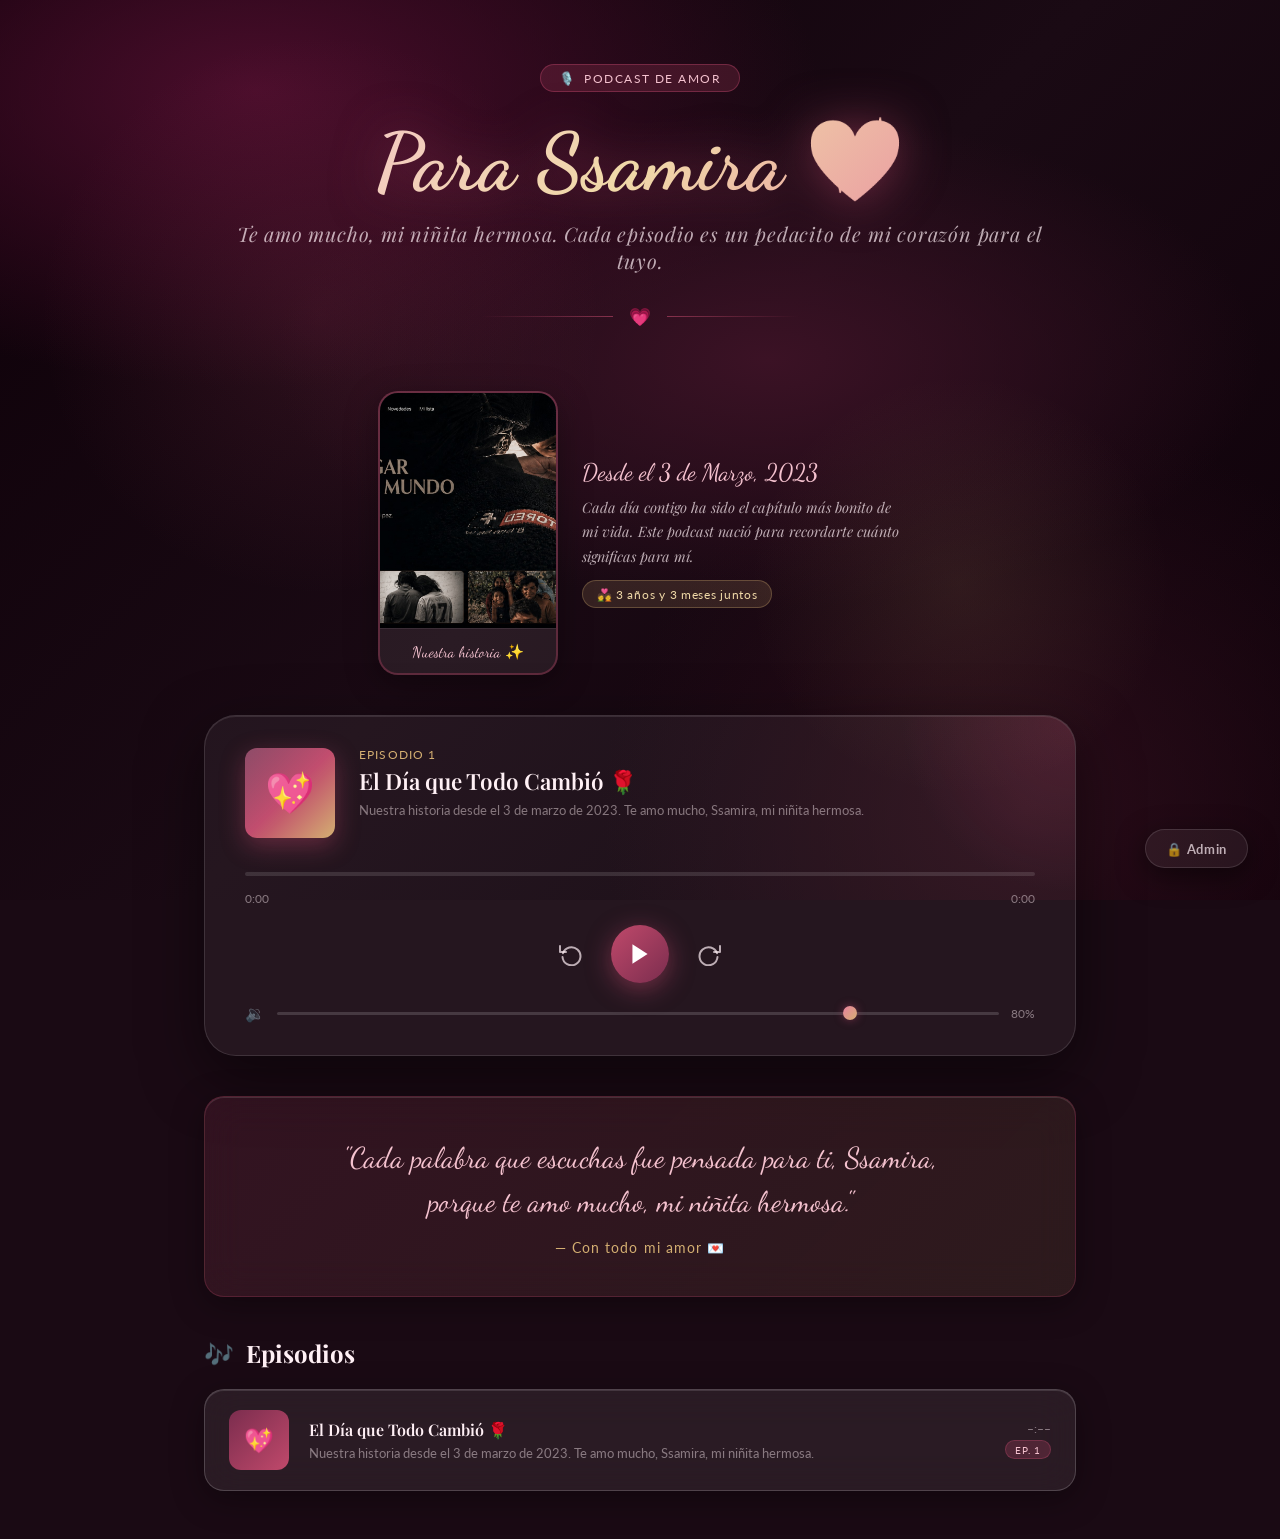
<file: docs/index.html>
<!DOCTYPE html>
<html lang="es">
<head>
  <meta charset="UTF-8">
  <meta name="viewport" content="width=device-width, initial-scale=1.0">
  <title>Para Ssamira, Mi Niñita Hermosa 🌹</title>
  <link rel="icon" id="dynamic-favicon" href="data:image/svg+xml,<svg xmlns='http://www.w3.org/2000/svg' viewBox='0 0 100 100'><text y='.9em' font-size='90'>❤️</text></svg>">
  <meta name="description" content="Un podcast de amor hecho especialmente para ti, Ssamira. Te amo mucho.">
  <meta name="theme-color" content="#7B2D4E">
  <meta property="og:title" content="Para Ssamira, Mi Niñita Hermosa 🌹">
  <meta property="og:description" content="Un podcast de amor hecho especialmente para ti, Ssamira. Te amo mucho.">
  <meta property="og:type" content="website">
  <link rel="preconnect" href="https://fonts.googleapis.com">
  <link rel="preconnect" href="https://fonts.gstatic.com" crossorigin>
  <link href="https://fonts.googleapis.com/css2?family=Playfair+Display:ital,wght@0,400;0,600;0,700;1,400;1,600&family=Lato:wght@300;400;700&family=Dancing+Script:wght@500;600;700&display=swap" rel="stylesheet">
  <link rel="stylesheet" href="style.css">
</head>
<body>

  <!-- Background -->
  <div class="bg-canvas" aria-hidden="true"></div>

  <div class="app-wrapper">
    <div class="container">

      <!-- ── HEADER ─────────────────────────────────────────── -->
      <header class="site-header fade-in">
        <div class="header-badge">
          <span>🎙️</span>
          <span>Podcast de Amor</span>
        </div>
        <h1 class="site-title" id="podcast-title">Para Ssamira 💖</h1>
        <p class="site-subtitle" id="podcast-subtitle">
          Te amo mucho, mi niñita hermosa. Cada episodio es un pedacito de mi corazón para el tuyo.
        </p>
        <div class="heart-divider">
          <span class="heart-divider-icon">💗</span>
        </div>
      </header>

      <!-- ── PHOTO FRAME ────────────────────────────────────── -->
      <section class="photo-frame-section fade-in fade-in-delay-1" aria-label="Nuestra foto">
        <div class="photo-frame-row">

          <!-- Polaroid-style frame -->
          <div
            class="glass photo-frame-card"
            id="photo-frame-card"
            role="button"
            tabindex="0"
            aria-label="Abrir foto con mensaje de amor"
          >
            <div class="photo-thumb-wrap">
              <img src="assets/tuyo.jpeg" alt="Nosotros" class="photo-thumb" loading="lazy">
              <div class="photo-hover-overlay">
                <span>💌 Ver mensaje</span>
              </div>
            </div>
            <div class="photo-caption">
              <span class="photo-label">Nuestra historia ✨</span>
            </div>
          </div>

          <!-- Aside text -->
          <div class="photo-aside">
            <div class="photo-aside-title">Desde el 3 de Marzo, 2023</div>
            <p class="photo-aside-text">
              Cada día contigo ha sido el capítulo más bonito
              de mi vida. Este podcast nació para recordarte
              cuánto significas para mí.
            </p>
            <div class="anniversary-badge">
              💑 3 años y 3 meses juntos
            </div>
          </div>

        </div>
      </section>

      <!-- ── FEATURED PLAYER ────────────────────────────────── -->
      <section class="fade-in fade-in-delay-2" aria-label="Reproductor principal">
        <div class="glass-heavy featured-player" id="featured-player">

          <div class="now-playing-label" id="now-playing-label" style="display:none;">
            <span class="now-playing-dot"></span>
            <span>Reproduciendo ahora</span>
          </div>

          <div class="episode-meta">
            <div class="episode-artwork" id="featured-artwork">
              <span id="featured-artwork-emoji">🎙️</span>
            </div>
            <div class="episode-info">
              <div class="episode-number" id="featured-ep-number">Selecciona un episodio</div>
              <div class="episode-title"  id="featured-ep-title">Tu podcast de amor</div>
              <div class="episode-date"   id="featured-ep-date">Toca un episodio de la lista para escuchar 🎶</div>
            </div>
          </div>

          <!-- Progress -->
          <div class="audio-controls">
            <div class="progress-bar-wrap" id="progress-wrap">
              <div class="progress-track">
                <div class="progress-fill" id="progress-fill"></div>
              </div>
              <input type="range" class="progress-input" id="progress-input"
                     min="0" max="100" value="0" step="0.1" aria-label="Progreso del audio">
            </div>
            <div class="time-labels">
              <span id="time-current">0:00</span>
              <span id="time-total">0:00</span>
            </div>

            <!-- Controls -->
            <div class="controls-row">
              <button class="ctrl-btn" id="btn-rewind" aria-label="Retroceder 15s" title="−15s">
                <svg width="24" height="24" viewBox="0 0 24 24" fill="none" stroke="currentColor" stroke-width="2" stroke-linecap="round" stroke-linejoin="round">
                  <polyline points="1 4 1 10 7 10"/><path d="M3.51 15a9 9 0 1 0 .49-3.75"/>
                </svg>
              </button>

              <button class="ctrl-btn play-btn" id="btn-play" aria-label="Reproducir / Pausar">
                <svg id="play-icon"  width="26" height="26" viewBox="0 0 24 24" fill="currentColor"><polygon points="5,3 19,12 5,21"/></svg>
                <svg id="pause-icon" width="26" height="26" viewBox="0 0 24 24" fill="currentColor" style="display:none;"><rect x="6" y="4" width="4" height="16"/><rect x="14" y="4" width="4" height="16"/></svg>
              </button>

              <button class="ctrl-btn" id="btn-forward" aria-label="Avanzar 15s" title="+15s">
                <svg width="24" height="24" viewBox="0 0 24 24" fill="none" stroke="currentColor" stroke-width="2" stroke-linecap="round" stroke-linejoin="round">
                  <polyline points="23 4 23 10 17 10"/><path d="M20.49 15a9 9 0 1 1-.48-3.75"/>
                </svg>
              </button>
            </div>

            <!-- Volume -->
            <div class="volume-row">
              <span class="volume-icon" id="vol-icon">🔉</span>
              <input type="range" class="volume-slider" id="volume-slider"
                     min="0" max="1" value="0.8" step="0.01" aria-label="Volumen">
              <span style="font-size:0.75rem;color:var(--text-muted);" id="vol-label">80%</span>
            </div>
          </div>
        </div>
      </section>

      <!-- ── LOVE BANNER ────────────────────────────────────── -->
      <div class="glass love-banner fade-in fade-in-delay-3" id="love-banner">
        <p class="love-quote" id="love-quote">
          "Cada palabra que escuchas fue pensada para ti, Ssamira,<br>
          porque te amo mucho, mi niñita hermosa."
        </p>
        <p class="love-from" id="love-from">— Con todo mi amor 💌</p>
      </div>

      <!-- ── EPISODE LIST ────────────────────────────────────── -->
      <section aria-label="Lista de episodios">
        <h2 class="section-heading fade-in fade-in-delay-4">
          <span class="icon">🎶</span>
          Episodios
        </h2>
        <div class="episode-list" id="episode-list" role="list">
          <!-- Rendered by JS -->
        </div>
      </section>

    </div><!-- /container -->
  </div><!-- /app-wrapper -->

  <!-- ── PHOTO LIGHTBOX ─────────────────────────────────────── -->
  <div class="photo-modal" id="photo-modal" role="dialog" aria-modal="true" aria-label="Mensaje de amor">
    <div class="photo-modal-inner glass-heavy" style="padding:2rem;">
      <button class="photo-modal-close" id="photo-modal-close" aria-label="Cerrar">✕</button>

      <div class="photo-modal-img-wrap">
        <img src="assets/tuyo.jpeg" alt="Nosotros" class="photo-full">
      </div>

      <div class="photo-modal-msg" style="padding:2rem;background:rgba(255,255,255,0.05);border-radius:20px;border:1px solid rgba(192,73,107,0.25);">
        <div class="modal-love-title">Para mi niñita hermosa, Ssamira 🌹</div>
        <p class="modal-love-text">
          "Desde el 3 de marzo de 2023,<br>
          cada mañana tiene más sentido a tu lado.<br><br>
          Eres la persona que me hace querer<br>
          ser mejor cada día. Esta foto,<br>
          este podcast, cada palabra…<br><br>
          todo lo hago porque te amo mucho."
        </p>
        <p class="modal-love-from">— Tuyo, siempre y para siempre 💌</p>
        <div class="modal-song-pill">
          🎵 Nuestra canción: <em>Amapolas — Leo Rizi</em>
        </div>
      </div>
    </div>
  </div>

  <!-- ── ADMIN FAB ────────────────────────────────────────────── -->
  <div class="admin-fab">
    <a href="admin.html" class="btn btn-ghost" aria-label="Panel de administración">
      🔒 Admin
    </a>
  </div>

  <script src="app.js"></script>
  <script>
  /* ═══════════════════════════════════════════════════════════
     INDEX PAGE LOGIC
  ═══════════════════════════════════════════════════════════ */

  const META_KEY = 'samira_podcast_meta';

  /* ── Meta / Personalización ─────────────────────────────── */
  function getMeta() {
    try { return JSON.parse(localStorage.getItem(META_KEY)) || {}; } catch { return {}; }
  }
  function applyMeta() {
    const m = getMeta();
    if (m.podcastTitle)    document.getElementById('podcast-title').textContent    = m.podcastTitle;
    if (m.podcastSubtitle) document.getElementById('podcast-subtitle').textContent = m.podcastSubtitle;
    if (m.loveQuote)       document.getElementById('love-quote').innerHTML          = m.loveQuote;
    if (m.loveFrom)        document.getElementById('love-from').textContent         = '— ' + m.loveFrom + ' 💌';
  }

  /* ── State ──────────────────────────────────────────────── */
  let currentEpisodeId = null;

  /* ── Render Episode List ────────────────────────────────── */
  function renderEpisodes() {
    const list     = document.getElementById('episode-list');
    const episodes = getEpisodes();

    if (episodes.length === 0) {
      list.innerHTML = `
        <div class="glass empty-state">
          <div class="empty-icon">🎙️</div>
          <h3>Próximamente…</h3>
          <p>El primer episodio de amor está por llegar. ¡Espéralo con el corazón abierto! 🌹</p>
        </div>`;
      return;
    }

    list.innerHTML = episodes.map((ep, idx) => {
      const epNum   = episodes.length - idx;
      const isActive = ep.id === currentEpisodeId;
      const isPlaying = isActive && Player.isPlaying;
      return `
        <article
          class="glass episode-card ${isActive ? 'active' : ''}"
          data-id="${ep.id}"
          role="listitem"
          tabindex="0"
          aria-label="Episodio ${epNum}: ${ep.title}"
          style="animation:fadeIn 0.5s ease ${idx*0.06}s both;"
        >
          <div class="ep-thumb">
            <span>${ep.emoji || '🎙️'}</span>
            <div class="play-overlay" aria-hidden="true">
              ${isPlaying ? '⏸️' : (isActive ? '▶️' : '▶️')}
            </div>
          </div>
          <div class="ep-info">
            <div class="ep-title">${ep.title}</div>
            <div class="ep-desc">${ep.description || 'Un episodio lleno de amor'}</div>
          </div>
          <div class="ep-meta">
            <span class="ep-duration" id="dur-${ep.id}">${ep.cachedDuration || '–:––'}</span>
            <span class="ep-badge">Ep. ${epNum}</span>
          </div>
        </article>`;
    }).join('');

    /* Attach events */
    list.querySelectorAll('.episode-card').forEach(card => {
      const activate = () => {
        const id = card.dataset.id;
        const ep = episodes.find(e => e.id === id);
        if (!ep) return;

        const epNum = episodes.length - episodes.findIndex(e => e.id === id);

        if (id === currentEpisodeId) {
          /* Same episode → toggle play/pause (load first if needed) */
          if (Player.currentId === id) {
            Player.toggle();
          } else {
            Player.load(ep);
          }
        } else {
          /* New episode → load and play */
          currentEpisodeId = id;
          loadFeaturedUI(ep, epNum);
          Player.load(ep);
        }
      };
      card.addEventListener('click', activate);
      card.addEventListener('keydown', e => { if (e.key === 'Enter' || e.key === ' ') { e.preventDefault(); activate(); } });
    });
  }

  /* ── Load Featured UI (without starting audio) ───────────── */
  function loadFeaturedUI(ep, epNum) {
    document.getElementById('featured-ep-number').textContent = `Episodio ${epNum}`;
    document.getElementById('featured-ep-title').textContent  = ep.title;
    document.getElementById('featured-ep-date').textContent   = ep.description || formatDate(ep.createdAt);
    document.getElementById('featured-artwork-emoji').textContent = ep.emoji || '🎙️';
    document.getElementById('now-playing-label').style.display = 'flex';
  }

  /* ── Player UI Callbacks ────────────────────────────────── */
  function updatePlayIcon(playing) {
    document.getElementById('play-icon').style.display  = playing ? 'none'  : 'block';
    document.getElementById('pause-icon').style.display = playing ? 'block' : 'none';
  }

  Player.onTimeUpdate((current, duration) => {
    const pct = duration ? (current / duration) * 100 : 0;
    document.getElementById('progress-fill').style.width  = `${pct}%`;
    document.getElementById('progress-input').value       = pct;
    document.getElementById('time-current').textContent   = formatTime(current);
    document.getElementById('time-total').textContent     = formatTime(duration);

    /* Cache duration on first read */
    if (currentEpisodeId && !isNaN(duration) && duration > 0) {
      const ep = getEpisodes().find(e => e.id === currentEpisodeId);
      if (ep && !ep.cachedDuration) {
        updateEpisode(currentEpisodeId, { cachedDuration: formatTime(duration) });
        const el = document.getElementById(`dur-${currentEpisodeId}`);
        if (el) el.textContent = formatTime(duration);
      }
    }
  });

  Player.onPlay(playing => {
    updatePlayIcon(playing);
    renderEpisodes(); /* Refresh overlay icons */
  });

  Player.onEnded(() => {
    /* Auto-next episode */
    const episodes = getEpisodes();
    const idx = episodes.findIndex(e => e.id === currentEpisodeId);
    if (idx !== -1 && idx < episodes.length - 1) {
      const next = episodes[idx + 1];
      currentEpisodeId = next.id;
      loadFeaturedUI(next, episodes.length - (idx + 1));
      Player.load(next);
    } else {
      updatePlayIcon(false);
      showToast('¡Fin del episodio! 🌹', 'success');
    }
  });

  Player.onError(() => {
    updatePlayIcon(false);
  });

  /* ── Controls ───────────────────────────────────────────── */
  document.getElementById('btn-play').addEventListener('click', () => {
    const episodes = getEpisodes();
    if (!currentEpisodeId) {
      if (episodes.length > 0) {
        const ep = episodes[0];
        currentEpisodeId = ep.id;
        loadFeaturedUI(ep, episodes.length);
        Player.load(ep);
      } else {
        showToast('No hay episodios aún 🎙️', 'info');
      }
    } else {
      if (Player.currentId === currentEpisodeId) {
        Player.toggle();
      } else {
        const ep = episodes.find(e => e.id === currentEpisodeId);
        if (ep) Player.load(ep);
      }
    }
  });

  document.getElementById('btn-rewind').addEventListener('click',  () => Player.seek(Player.currentTime - 15));
  document.getElementById('btn-forward').addEventListener('click', () => Player.seek(Player.currentTime + 15));

  document.getElementById('progress-input').addEventListener('input', e => {
    Player.seekPercent(parseFloat(e.target.value) / 100);
  });

  const volSlider = document.getElementById('volume-slider');
  const volLabel  = document.getElementById('vol-label');
  const volIcon   = document.getElementById('vol-icon');

  volSlider.addEventListener('input', e => {
    const v = parseFloat(e.target.value);
    Player.setVolume(v);
    volLabel.textContent = `${Math.round(v * 100)}%`;
    volIcon.textContent  = v === 0 ? '🔇' : v < 0.5 ? '🔉' : '🔊';
  });
  Player.setVolume(0.8);

  /* ── Photo Lightbox ─────────────────────────────────────── */
  const photoCard  = document.getElementById('photo-frame-card');
  const photoModal = document.getElementById('photo-modal');
  const photoClose = document.getElementById('photo-modal-close');

  function openPhotoModal()  { photoModal.classList.add('open');    document.body.style.overflow = 'hidden'; }
  function closePhotoModal() { photoModal.classList.remove('open'); document.body.style.overflow = ''; }

  photoCard.addEventListener('click', openPhotoModal);
  photoCard.addEventListener('keydown', e => { if (e.key === 'Enter' || e.key === ' ') { e.preventDefault(); openPhotoModal(); } });
  photoClose.addEventListener('click', closePhotoModal);
  photoModal.addEventListener('click', e => { if (e.target === photoModal) closePhotoModal(); });
  document.addEventListener('keydown', e => { if (e.key === 'Escape') closePhotoModal(); });

  /* ── Boot ───────────────────────────────────────────────── */
  applyMeta();
  renderEpisodes();

  /* Pre-fill featured with first episode (no autoplay) */
  const initEps = getEpisodes();
  if (initEps.length > 0) {
    const ep = initEps[0];
    document.getElementById('featured-ep-number').textContent = `Episodio ${initEps.length}`;
    document.getElementById('featured-ep-title').textContent  = ep.title;
    document.getElementById('featured-ep-date').textContent   = ep.description || 'Tu podcast de amor';
    document.getElementById('featured-artwork-emoji').textContent = ep.emoji || '🎙️';
    currentEpisodeId = ep.id;
  }
  </script>
</body>
</html>
</file>
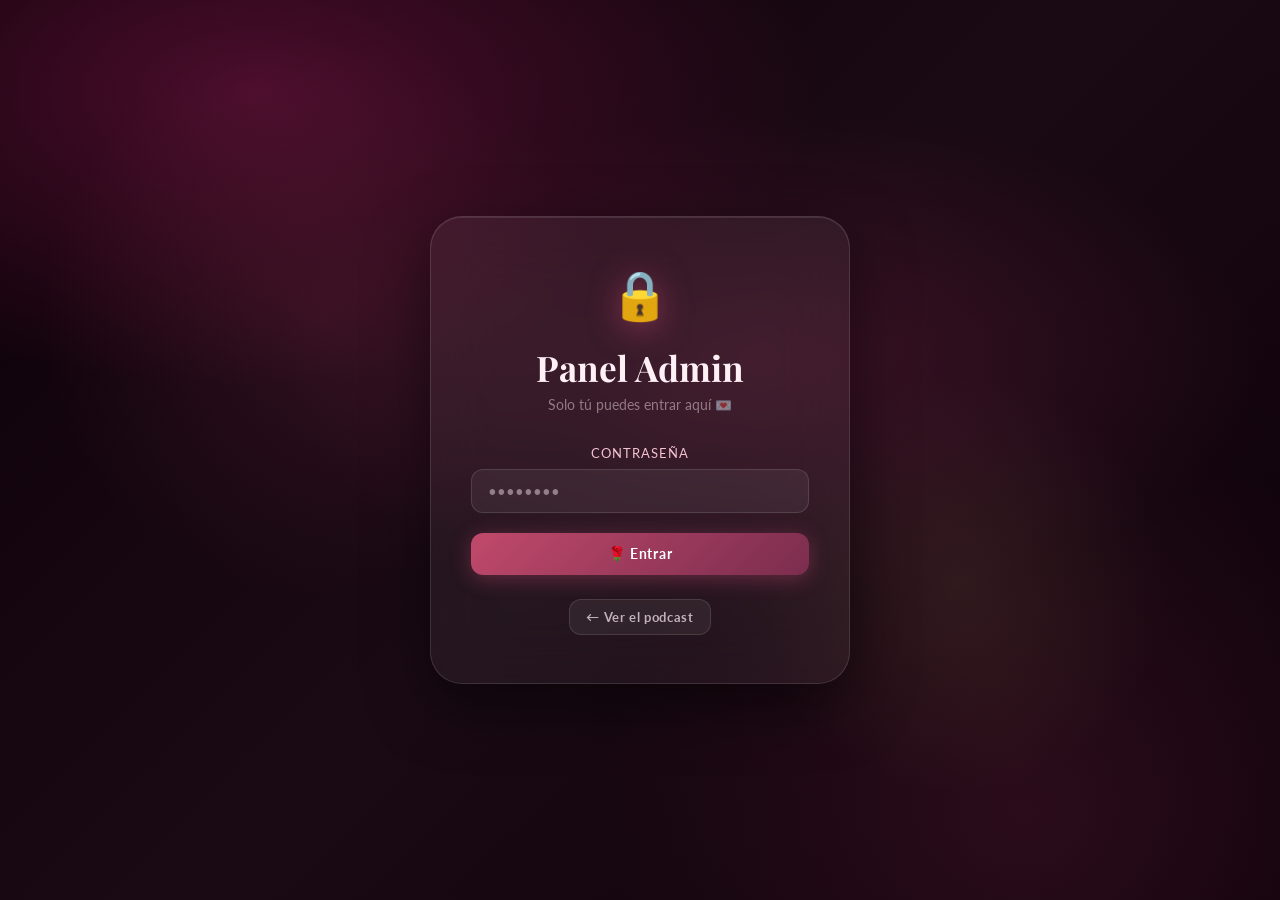
<file: docs/admin.html>
<!DOCTYPE html>
<html lang="es">
<head>
  <meta charset="UTF-8">
  <meta name="viewport" content="width=device-width, initial-scale=1.0">
  <title>Admin — Podcast de Amor 🔒</title>
  <link rel="icon" id="dynamic-favicon" href="data:image/svg+xml,<svg xmlns='http://www.w3.org/2000/svg' viewBox='0 0 100 100'><text y='.9em' font-size='90'>❤️</text></svg>">
  <meta name="robots" content="noindex, nofollow">
  <link rel="preconnect" href="https://fonts.googleapis.com">
  <link rel="preconnect" href="https://fonts.gstatic.com" crossorigin>
  <link href="https://fonts.googleapis.com/css2?family=Playfair+Display:ital,wght@0,400;0,600;0,700;1,400;1,600&family=Lato:wght@300;400;700&family=Dancing+Script:wght@500;600;700&display=swap" rel="stylesheet">
  <link rel="stylesheet" href="style.css">
</head>
<body>
<div class="bg-canvas" aria-hidden="true"></div>

<!-- ══ PASSWORD SCREEN ══════════════════════════════════════ -->
<div id="password-screen" class="password-screen">
  <div class="glass-heavy password-card fade-in">
    <span class="password-icon">🔒</span>
    <h1 class="admin-title" style="margin-bottom:0.4rem;">Panel Admin</h1>
    <p style="color:var(--text-muted);font-size:0.85rem;margin-bottom:2rem;">
      Solo tú puedes entrar aquí 💌
    </p>
    <form id="login-form">
      <div class="form-group">
        <label class="form-label" for="pass-input">Contraseña</label>
        <input class="form-input" type="password" id="pass-input"
               placeholder="••••••••" autocomplete="current-password" required>
      </div>
      <div id="login-error" style="color:#ff8fa3;font-size:0.82rem;margin-bottom:1rem;display:none;">
        ❌ Contraseña incorrecta
      </div>
      <button type="submit" class="btn btn-primary btn-full">🌹 Entrar</button>
    </form>
    <div style="margin-top:1.5rem;text-align:center;">
      <a href="index.html" class="btn btn-ghost" style="font-size:0.82rem;padding:0.55rem 1rem;">
        ← Ver el podcast
      </a>
    </div>
  </div>
</div>

<!-- ══ ADMIN PANEL ══════════════════════════════════════════ -->
<div id="admin-content" style="display:none;" class="app-wrapper">
  <div class="container">

    <header class="admin-header">
      <div class="header-badge" style="margin-bottom:1rem;"><span>🎙️</span><span>Panel Admin</span></div>
      <h1 class="admin-title">Podcast de Amor</h1>
      <p style="color:var(--text-muted);font-size:0.85rem;">Gestiona los episodios y personaliza el sitio</p>
    </header>

    <!-- Stats -->
    <div class="admin-grid">
      <div class="glass stat-card">
        <div class="stat-number" id="stat-episodes">0</div>
        <div class="stat-label">Episodios</div>
      </div>
      <div class="glass stat-card">
        <div class="stat-number" id="stat-total">0:00</div>
        <div class="stat-label">Duración Total</div>
      </div>
    </div>

    <!-- Tabs -->
    <div class="tabs" role="tablist">
      <button class="tab-btn active" data-tab="upload"   role="tab" aria-selected="true">📤 Nuevo episodio</button>
      <button class="tab-btn"        data-tab="episodes" role="tab" aria-selected="false">🎶 Episodios</button>
      <button class="tab-btn"        data-tab="firebase" role="tab" aria-selected="false">🔥 Firebase</button>
      <button class="tab-btn"        data-tab="settings" role="tab" aria-selected="false">⚙️ Personalizar</button>
      <button class="tab-btn"        data-tab="security" role="tab" aria-selected="false">🔒 Seguridad</button>
    </div>

    <!-- ══ TAB: Upload ════════════════════════════════════════ -->
    <div class="tab-panel active" id="panel-upload">
      <div class="glass section-card">
        <h2 class="section-card-title">📤 Agregar nuevo episodio</h2>

        <!-- Source selector -->
        <div style="display:flex;gap:0.5rem;margin-bottom:1.25rem;">
          <button type="button" class="tab-btn active" id="src-local-btn"   onclick="setSrcMode('local')">📁 Archivo local / GitHub</button>
          <button type="button" class="tab-btn"        id="src-firebase-btn" onclick="setSrcMode('firebase')">🔥 Subir a Firebase</button>
          <button type="button" class="tab-btn"        id="src-url-btn"      onclick="setSrcMode('url')">🔗 URL externa</button>
        </div>

        <!-- Local / GitHub mode -->
        <div id="mode-local">
          <div class="hint-box">
            <strong>Modo GitHub Pages:</strong> Sube tu <code>.mp3</code> a la carpeta
            <code>docs/audio/</code> del repositorio y escribe la ruta relativa abajo.<br>
            Ejemplo: <code>audio/episodio-01.mp3</code>
          </div>
        </div>

        <!-- Firebase upload mode -->
        <div id="mode-firebase" style="display:none;">
          <div id="firebase-status-bar"></div>
          <div class="hint-box" id="firebase-hint">
            <strong>🔥 Firebase Storage:</strong> Configura Firebase en la pestaña
            <strong>🔥 Firebase</strong> primero, luego regresa aquí para subir archivos directamente.
          </div>
          <div id="firebase-upload-area" style="display:none;">
            <div class="drop-zone" id="firebase-drop-zone">
              <input type="file" id="firebase-file-input" accept="audio/*" aria-label="Seleccionar archivo de audio">
              <div class="drop-icon">🎵</div>
              <div class="drop-text">Arrastra tu audio aquí o <span>selecciona un archivo</span></div>
              <p style="font-size:0.75rem;color:var(--text-muted);margin-top:0.4rem;">MP3, M4A, OGG — máx. 100MB</p>
            </div>
            <div class="upload-progress" id="firebase-progress" style="display:none;">
              <div class="upload-progress-fill" id="firebase-progress-fill"></div>
            </div>
            <p id="firebase-upload-status" style="font-size:0.82rem;color:var(--text-muted);margin-top:0.5rem;"></p>
          </div>
        </div>

        <!-- URL mode -->
        <div id="mode-url" style="display:none;">
          <div class="hint-box">
            <strong>URL externa:</strong> Pega el enlace directo a tu audio. Puedes usar
            Google Drive (enlace de descarga directa), Dropbox, o cualquier servidor.<br>
            Para <strong>Google Drive</strong>: compartir → "Cualquier persona con el enlace" →
            reemplazar <code>/view</code> por <code>/uc?export=download</code>
          </div>
        </div>

        <form id="upload-form" novalidate>
          <div class="two-col">
            <div class="form-group">
              <label class="form-label" for="ep-title">Título del episodio *</label>
              <input class="form-input" type="text" id="ep-title"
                     placeholder="Ej: La primera vez que te vi" required>
            </div>
            <div class="form-group">
              <label class="form-label" for="ep-src">Ruta / URL del audio *</label>
              <input class="form-input" type="text" id="ep-src"
                     placeholder="audio/episodio-01.mp3" required id="ep-src">
            </div>
          </div>
          <div class="form-group">
            <label class="form-label" for="ep-desc">Descripción (opcional)</label>
            <textarea class="form-textarea" id="ep-desc"
                      placeholder="Una pequeña nota sobre este episodio…"></textarea>
          </div>
          <div class="form-group">
            <label class="form-label">Emoji del episodio</label>
            <div class="emoji-picker" id="emoji-picker" role="group" aria-label="Selector de emoji"></div>
            <input type="hidden" id="ep-emoji" value="🎙️">
          </div>
          <div class="divider"></div>
          <div class="upload-progress" id="upload-progress">
            <div class="upload-progress-fill" id="upload-progress-fill"></div>
          </div>
          <button type="submit" class="btn btn-primary btn-full">💖 Publicar episodio</button>
        </form>
      </div>
    </div>

    <!-- ══ TAB: Episodes ══════════════════════════════════════ -->
    <div class="tab-panel" id="panel-episodes">
      <div class="glass section-card">
        <h2 class="section-card-title">🎶 Episodios publicados</h2>
        <div class="admin-ep-list" id="admin-ep-list"></div>
      </div>
    </div>

    <!-- ══ TAB: Firebase ══════════════════════════════════════ -->
    <div class="tab-panel" id="panel-firebase">
      <div class="glass section-card">
        <h2 class="section-card-title">🔥 Configuración de Firebase Storage</h2>

        <div class="hint-box" style="background:rgba(255,152,0,0.08);border-color:rgba(255,152,0,0.25);color:#FFD580;">
          <strong>¿Por qué Firebase?</strong><br>
          Firebase Storage te permite subir tus archivos de audio directamente desde el panel admin,
          sin necesidad de usar GitHub. ¡Perfecto para archivos grandes!<br><br>
          <strong>Pasos para configurar:</strong><br>
          1. Ve a <a href="https://console.firebase.google.com" target="_blank" style="color:#FFD580;">console.firebase.google.com</a><br>
          2. Crea un proyecto → Activa Storage<br>
          3. Ve a Configuración del proyecto → Tus apps → Web → Copia la config<br>
          4. Pega los valores abajo y guarda<br>
          5. En Firebase Console → Storage → Rules → cambia <code>allow read, write: if false;</code>
          por <code>allow read, write: if true;</code> (solo para testing)<br><br>
          <strong>CLI (opcional):</strong>
          <code style="display:block;margin-top:0.3rem;background:rgba(0,0,0,0.3);padding:0.4rem 0.6rem;border-radius:6px;font-size:0.8rem;">
            npm install -g firebase-tools<br>
            firebase login<br>
            firebase init storage<br>
            firebase deploy --only storage
          </code>
        </div>

        <div id="firebase-connected-banner" style="display:none;">
          <div class="firebase-status connected" style="margin-bottom:1rem;">
            <span class="firebase-dot"></span>
            Firebase conectado correctamente ✅
          </div>
        </div>

        <form id="firebase-config-form">
          <div class="two-col">
            <div class="form-group">
              <label class="form-label" for="fb-api-key">apiKey</label>
              <input class="form-input" type="text" id="fb-api-key" placeholder="AIzaSy...">
            </div>
            <div class="form-group">
              <label class="form-label" for="fb-project-id">projectId</label>
              <input class="form-input" type="text" id="fb-project-id" placeholder="mi-podcast-amor">
            </div>
          </div>
          <div class="two-col">
            <div class="form-group">
              <label class="form-label" for="fb-storage-bucket">storageBucket</label>
              <input class="form-input" type="text" id="fb-storage-bucket" placeholder="mi-podcast-amor.appspot.com">
            </div>
            <div class="form-group">
              <label class="form-label" for="fb-auth-domain">authDomain</label>
              <input class="form-input" type="text" id="fb-auth-domain" placeholder="mi-podcast-amor.firebaseapp.com">
            </div>
          </div>
          <div class="form-group">
            <label class="form-label" for="fb-messaging-id">messagingSenderId (opcional)</label>
            <input class="form-input" type="text" id="fb-messaging-id" placeholder="123456789">
          </div>
          <div class="form-group">
            <label class="form-label" for="fb-app-id">appId</label>
            <input class="form-input" type="text" id="fb-app-id" placeholder="1:123456:web:abc123">
          </div>
          <div class="divider"></div>
          <div style="display:flex;gap:0.75rem;">
            <button type="submit" class="btn btn-primary" style="flex:1;">🔥 Guardar y conectar Firebase</button>
            <button type="button" class="btn btn-ghost" id="fb-clear-btn">Limpiar</button>
          </div>
        </form>

        <div class="divider"></div>

        <!-- Drive alternative -->
        <h3 style="font-family:'Playfair Display',serif;color:var(--text-primary);font-size:1rem;margin-bottom:0.75rem;">
          📁 Alternativa: Google Drive
        </h3>
        <div class="hint-box" style="background:rgba(66,133,244,0.08);border-color:rgba(66,133,244,0.25);color:#A8C7FA;">
          <strong>Cómo usar Google Drive como hosting de audio:</strong><br>
          1. Sube tu MP3 a Google Drive<br>
          2. Click derecho → Compartir → "Cualquiera con el enlace"<br>
          3. Copia el ID del archivo de la URL: <code>https://drive.google.com/file/d/<strong>FILE_ID</strong>/view</code><br>
          4. Tu URL directa será:<br>
          <code style="display:block;margin-top:0.3rem;background:rgba(0,0,0,0.3);padding:0.4rem 0.6rem;border-radius:6px;font-size:0.78rem;">
            https://drive.google.com/uc?export=download&id=FILE_ID
          </code>
          5. Pega esa URL en el campo "URL del audio" al crear el episodio
        </div>

        <div class="form-group">
          <label class="form-label" for="drive-id-input">Convertir ID de Drive → URL directa</label>
          <div style="display:flex;gap:0.5rem;">
            <input class="form-input" type="text" id="drive-id-input"
                   placeholder="Pega el ID o la URL completa de Drive" style="flex:1;">
            <button type="button" class="btn btn-ghost" id="drive-convert-btn">Convertir</button>
          </div>
          <div id="drive-result" style="margin-top:0.6rem;display:none;">
            <input class="form-input" type="text" id="drive-url-output" readonly
                   style="font-size:0.8rem;background:rgba(66,133,244,0.1);">
            <button type="button" class="btn btn-ghost" id="drive-copy-btn"
                    style="margin-top:0.4rem;font-size:0.8rem;padding:0.4rem 0.8rem;">
              📋 Copiar URL
            </button>
          </div>
        </div>
      </div>
    </div>

    <!-- ══ TAB: Settings ══════════════════════════════════════ -->
    <div class="tab-panel" id="panel-settings">
      <div class="glass section-card">
        <h2 class="section-card-title">✨ Personalización del sitio</h2>
        <form id="settings-form">
          <div class="form-group">
            <label class="form-label" for="s-podcast-title">Nombre del podcast</label>
            <input class="form-input" type="text" id="s-podcast-title" placeholder="Para Ti, Mi Amor">
          </div>
          <div class="form-group">
            <label class="form-label" for="s-podcast-subtitle">Subtítulo</label>
            <input class="form-input" type="text" id="s-podcast-subtitle" placeholder="Cada episodio es un pedacito de mi corazón…">
          </div>
          <div class="divider"></div>
          <div class="form-group">
            <label class="form-label" for="s-love-quote">Cita de amor (HTML permitido: &lt;br&gt;)</label>
            <textarea class="form-textarea" id="s-love-quote" style="min-height:100px;"
                      placeholder='"Cada palabra que escuchas fue pensada para ti…"'></textarea>
          </div>
          <div class="form-group">
            <label class="form-label" for="s-love-from">Firma</label>
            <input class="form-input" type="text" id="s-love-from" placeholder="Con todo mi amor">
          </div>
          <button type="submit" class="btn btn-primary btn-full">💾 Guardar cambios</button>
        </form>
      </div>
    </div>

    <!-- ══ TAB: Security ══════════════════════════════════════ -->
    <div class="tab-panel" id="panel-security">
      <div class="glass section-card">
        <h2 class="section-card-title">🔒 Cambiar contraseña</h2>
        <form id="security-form">
          <div class="form-group">
            <label class="form-label" for="old-pass">Contraseña actual</label>
            <input class="form-input" type="password" id="old-pass" placeholder="••••••••" autocomplete="current-password">
          </div>
          <div class="form-group">
            <label class="form-label" for="new-pass">Nueva contraseña</label>
            <input class="form-input" type="password" id="new-pass" placeholder="••••••••" autocomplete="new-password">
          </div>
          <div class="form-group">
            <label class="form-label" for="confirm-pass">Confirmar</label>
            <input class="form-input" type="password" id="confirm-pass" placeholder="••••••••" autocomplete="new-password">
          </div>
          <div class="divider"></div>
          <button type="submit" class="btn btn-primary btn-full">🔐 Actualizar contraseña</button>
        </form>
      </div>
      <div class="glass section-card">
        <h2 class="section-card-title">⚠️ Zona de peligro</h2>
        <p style="color:var(--text-muted);font-size:0.85rem;margin-bottom:1.25rem;">Elimina todos los episodios. Esta acción no se puede deshacer.</p>
        <button class="btn btn-ghost" id="btn-clear-all" style="color:#ff8fa3;border-color:rgba(220,60,60,0.3);">
          🗑️ Borrar todos los episodios
        </button>
      </div>
      <div class="glass section-card">
        <h2 class="section-card-title">🚪 Sesión</h2>
        <button class="btn btn-ghost btn-full" id="btn-logout">Cerrar sesión</button>
      </div>
    </div>

    <div style="text-align:center;padding:2rem 0 3rem;color:var(--text-muted);font-size:0.78rem;">
      <a href="index.html" style="color:var(--rose-soft);text-decoration:none;">← Ver el podcast como tu pareja</a>
    </div>

  </div><!-- /container -->
</div><!-- /admin-content -->

<!-- Edit Episode Modal -->
<div class="modal-overlay" id="edit-modal" role="dialog" aria-modal="true" aria-labelledby="edit-modal-title">
  <div class="glass-heavy modal" style="position:relative;">
    <button class="modal-close" id="edit-modal-close" aria-label="Cerrar">✕</button>
    <h2 class="modal-title" id="edit-modal-title">✏️ Editar episodio</h2>
    <p class="modal-subtitle">Modifica los detalles</p>
    <form id="edit-form">
      <input type="hidden" id="edit-ep-id">
      <div class="form-group">
        <label class="form-label" for="edit-title">Título</label>
        <input class="form-input" type="text" id="edit-title" required>
      </div>
      <div class="form-group">
        <label class="form-label" for="edit-src">Ruta del audio</label>
        <input class="form-input" type="text" id="edit-src" required>
      </div>
      <div class="form-group">
        <label class="form-label" for="edit-desc">Descripción</label>
        <textarea class="form-textarea" id="edit-desc"></textarea>
      </div>
      <div class="form-group">
        <label class="form-label">Emoji</label>
        <div class="emoji-picker" id="edit-emoji-picker"></div>
        <input type="hidden" id="edit-emoji" value="🎙️">
      </div>
      <button type="submit" class="btn btn-primary btn-full" style="margin-top:0.75rem;">💾 Guardar</button>
    </form>
  </div>
</div>

<!-- Firebase SDK (ES Modules) -->
<script type="module" id="firebase-module">
  // Firebase is initialized dynamically when config is set
  window.FirebaseSDK = null;
  window.firebaseStorage = null;
  window.firebaseApp = null;

  window.initFirebase = async function(config) {
    try {
      const { initializeApp, getApps, deleteApp } = await import('https://www.gstatic.com/firebasejs/10.12.0/firebase-app.js');
      const { getStorage, ref, uploadBytesResumable, getDownloadURL } = await import('https://www.gstatic.com/firebasejs/10.12.0/firebase-storage.js');

      // Clear existing app if any
      const apps = getApps();
      if (apps.length > 0) await deleteApp(apps[0]);

      window.firebaseApp     = initializeApp(config);
      window.firebaseStorage = getStorage(window.firebaseApp);
      window.fbUploadFile    = async function(file, onProgress) {
        const storageRef = ref(window.firebaseStorage, `audio/${Date.now()}_${file.name}`);
        return new Promise((resolve, reject) => {
          const task = uploadBytesResumable(storageRef, file);
          task.on('state_changed',
            snap => { onProgress && onProgress(snap.bytesTransferred / snap.totalBytes * 100); },
            reject,
            async () => { resolve(await getDownloadURL(task.snapshot.ref)); }
          );
        });
      };
      return true;
    } catch (e) {
      console.error('Firebase init error:', e);
      return false;
    }
  };
</script>

<script src="app.js"></script>
<script>
/* ═══════════════════════════════════════════════════════════
   ADMIN PAGE LOGIC
═══════════════════════════════════════════════════════════ */

const SESSION_KEY  = 'samira_admin_session';
const META_KEY     = 'samira_podcast_meta';
const FB_KEY       = 'samira_firebase_config';
const EPISODE_EMOJIS = ['🎙️','🌹','💗','💌','🎶','✨','🌸','💑','💞','🥰','🎵','🌺','💖','🍀','🌙','⭐','🕊️','💫','🎤','🎼'];

/* ── Auth ─────────────────────────────────────────────────── */
const isAuth    = () => sessionStorage.getItem(SESSION_KEY) === '1';
const setAuth   = () => sessionStorage.setItem(SESSION_KEY, '1');
const doLogout  = () => { sessionStorage.removeItem(SESSION_KEY); location.reload(); };

function boot() {
  if (isAuth()) { showPanel(); }
  else { document.getElementById('password-screen').style.display = 'flex'; }
}

document.getElementById('login-form').addEventListener('submit', e => {
  e.preventDefault();
  const val = document.getElementById('pass-input').value;
  const err = document.getElementById('login-error');
  if (checkPassword(val)) {
    err.style.display = 'none';
    setAuth();
    showPanel();
  } else {
    err.style.display = 'block';
    document.getElementById('pass-input').value = '';
    document.getElementById('pass-input').focus();
  }
});

function showPanel() {
  document.getElementById('password-screen').style.display = 'none';
  document.getElementById('admin-content').style.display   = 'block';
  initEmojiPicker('emoji-picker', 'ep-emoji');
  initEmojiPicker('edit-emoji-picker', 'edit-emoji');
  loadSettings();
  loadFirebaseConfig();
  renderAdminEpisodes();
  updateStats();
}

/* ── Stats ────────────────────────────────────────────────── */
function updateStats() {
  const eps = getEpisodes();
  document.getElementById('stat-episodes').textContent = eps.length;
  const total = eps.reduce((acc, e) => {
    if (!e.cachedDuration) return acc;
    const [m,s] = e.cachedDuration.split(':').map(Number);
    return acc + m*60 + (s||0);
  }, 0);
  document.getElementById('stat-total').textContent = total > 0 ? formatTime(total) : '0:00';
}

/* ── Tabs ─────────────────────────────────────────────────── */
document.querySelectorAll('.tab-btn[data-tab]').forEach(btn => {
  btn.addEventListener('click', () => {
    document.querySelectorAll('.tab-btn[data-tab]').forEach(b => { b.classList.remove('active'); b.setAttribute('aria-selected','false'); });
    document.querySelectorAll('.tab-panel').forEach(p => p.classList.remove('active'));
    btn.classList.add('active'); btn.setAttribute('aria-selected','true');
    document.getElementById(`panel-${btn.dataset.tab}`).classList.add('active');
    if (btn.dataset.tab === 'episodes') renderAdminEpisodes();
  });
});

/* ── Source Mode ──────────────────────────────────────────── */
let currentSrcMode = 'local';
function setSrcMode(mode) {
  currentSrcMode = mode;
  ['local','firebase','url'].forEach(m => {
    document.getElementById(`mode-${m}`).style.display = m === mode ? 'block' : 'none';
    document.getElementById(`src-${m}-btn`).classList.toggle('active', m === mode);
  });
  if (mode === 'firebase') checkFirebaseStatus();
}

function checkFirebaseStatus() {
  const cfg = getFirebaseConfig();
  const bar  = document.getElementById('firebase-status-bar');
  const hint = document.getElementById('firebase-hint');
  const uploadArea = document.getElementById('firebase-upload-area');
  if (cfg && window.firebaseStorage) {
    bar.innerHTML = `<div class="firebase-status connected"><span class="firebase-dot"></span>Firebase conectado</div>`;
    hint.style.display   = 'none';
    uploadArea.style.display = 'block';
  } else if (cfg) {
    bar.innerHTML = `<div class="firebase-status disconnected"><span class="firebase-dot"></span>Config guardada — conectando…</div>`;
    hint.style.display   = 'none';
    uploadArea.style.display = 'none';
  } else {
    bar.innerHTML = '';
    hint.style.display   = 'block';
    uploadArea.style.display = 'none';
  }
}

/* ── Firebase Config ──────────────────────────────────────── */
function getFirebaseConfig() {
  try { return JSON.parse(localStorage.getItem(FB_KEY)); } catch { return null; }
}
/* ── Pre-loaded Firebase config from CLI ─────────────────
   Proyecto: ssamira-podcast | App: Samira Podcast Web
   Generado automáticamente por firebase apps:sdkconfig
─────────────────────────────────────────────────────── */
const FIREBASE_CONFIG_DEFAULT = {
  apiKey:            "AIzaSyD8Ia_q0I5Ve6AXTa920l2CHOp6lx2DXJg",
  authDomain:        "ssamira-podcast.firebaseapp.com",
  projectId:         "ssamira-podcast",
  storageBucket:     "ssamira-podcast.firebasestorage.app",
  messagingSenderId: "480011142826",
  appId:             "1:480011142826:web:a3bd11eea3b4f206f532d3",
};

function loadFirebaseConfig() {
  /* Use stored config or fall back to the pre-loaded one */
  const cfg = getFirebaseConfig() || FIREBASE_CONFIG_DEFAULT;

  /* If nothing stored yet, persist the default */
  if (!getFirebaseConfig()) {
    localStorage.setItem(FB_KEY, JSON.stringify(FIREBASE_CONFIG_DEFAULT));
  }

  document.getElementById('fb-api-key').value        = cfg.apiKey        || '';
  document.getElementById('fb-project-id').value     = cfg.projectId     || '';
  document.getElementById('fb-storage-bucket').value = cfg.storageBucket || '';
  document.getElementById('fb-auth-domain').value    = cfg.authDomain    || '';
  document.getElementById('fb-messaging-id').value   = cfg.messagingSenderId || '';
  document.getElementById('fb-app-id').value         = cfg.appId         || '';
  document.getElementById('firebase-connected-banner').style.display = 'none';

  /* Auto-init */
  if (cfg.apiKey && cfg.projectId) {
    window.initFirebase && window.initFirebase(cfg).then(ok => {
      if (ok) {
        document.getElementById('firebase-connected-banner').style.display = 'block';
        showToast('🔥 Firebase conectado automáticamente', 'success', 3000);
      }
    });
  }
}

document.getElementById('firebase-config-form').addEventListener('submit', async e => {
  e.preventDefault();
  const cfg = {
    apiKey:            document.getElementById('fb-api-key').value.trim(),
    projectId:         document.getElementById('fb-project-id').value.trim(),
    storageBucket:     document.getElementById('fb-storage-bucket').value.trim(),
    authDomain:        document.getElementById('fb-auth-domain').value.trim(),
    messagingSenderId: document.getElementById('fb-messaging-id').value.trim(),
    appId:             document.getElementById('fb-app-id').value.trim(),
  };
  if (!cfg.apiKey || !cfg.projectId || !cfg.storageBucket) {
    showToast('Completa apiKey, projectId y storageBucket como mínimo', 'error');
    return;
  }
  localStorage.setItem(FB_KEY, JSON.stringify(cfg));
  const ok = await window.initFirebase(cfg);
  if (ok) {
    document.getElementById('firebase-connected-banner').style.display = 'block';
    showToast('✅ Firebase conectado correctamente 🔥', 'success');
  } else {
    showToast('❌ Error conectando Firebase. Verifica los datos.', 'error');
  }
});

document.getElementById('fb-clear-btn').addEventListener('click', () => {
  localStorage.removeItem(FB_KEY);
  document.getElementById('firebase-config-form').reset();
  document.getElementById('firebase-connected-banner').style.display = 'none';
  window.firebaseStorage = null;
  showToast('Configuración de Firebase eliminada', 'info');
});

/* ── Firebase File Upload ─────────────────────────────────── */
const fbFileInput  = document.getElementById('firebase-file-input');
const fbDropZone   = document.getElementById('firebase-drop-zone');
const fbProgress   = document.getElementById('firebase-progress');
const fbProgressFill = document.getElementById('firebase-progress-fill');
const fbStatus     = document.getElementById('firebase-upload-status');

async function uploadToFirebase(file) {
  if (!window.firebaseStorage) {
    showToast('Firebase no está conectado', 'error'); return;
  }
  fbProgress.style.display = 'block';
  fbStatus.textContent = 'Subiendo…';
  fbProgressFill.style.width = '0%';
  try {
    const url = await window.fbUploadFile(file, pct => {
      fbProgressFill.style.width = `${pct}%`;
      fbStatus.textContent = `Subiendo… ${Math.round(pct)}%`;
    });
    fbProgress.style.display = 'none';
    fbStatus.textContent = '✅ Subido con éxito';
    document.getElementById('ep-src').value = url;
    showToast('✅ Audio subido a Firebase 🔥', 'success');
  } catch (err) {
    fbProgress.style.display = 'none';
    fbStatus.textContent = '❌ Error al subir';
    showToast('Error al subir a Firebase: ' + err.message, 'error');
  }
}

fbFileInput.addEventListener('change', e => { if (e.target.files[0]) uploadToFirebase(e.target.files[0]); });
fbDropZone.addEventListener('dragover', e => { e.preventDefault(); fbDropZone.classList.add('drag-over'); });
fbDropZone.addEventListener('dragleave', ()=> fbDropZone.classList.remove('drag-over'));
fbDropZone.addEventListener('drop', e => {
  e.preventDefault(); fbDropZone.classList.remove('drag-over');
  if (e.dataTransfer.files[0]) uploadToFirebase(e.dataTransfer.files[0]);
});

/* ── Emoji Picker ─────────────────────────────────────────── */
function initEmojiPicker(containerId, inputId) {
  const container = document.getElementById(containerId);
  const input     = document.getElementById(inputId);
  container.innerHTML = EPISODE_EMOJIS.map(em => `
    <button type="button" class="emoji-opt ${em === input.value ? 'selected' : ''}"
      data-emoji="${em}" aria-label="${em}">${em}</button>`).join('');
  container.querySelectorAll('.emoji-opt').forEach(btn => {
    btn.addEventListener('click', () => {
      container.querySelectorAll('.emoji-opt').forEach(b => b.classList.remove('selected'));
      btn.classList.add('selected'); input.value = btn.dataset.emoji;
    });
  });
}

/* ── Upload Form ──────────────────────────────────────────── */
document.getElementById('upload-form').addEventListener('submit', e => {
  e.preventDefault();
  const title = document.getElementById('ep-title').value.trim();
  const src   = document.getElementById('ep-src').value.trim();
  const desc  = document.getElementById('ep-desc').value.trim();
  const emoji = document.getElementById('ep-emoji').value;
  if (!title || !src) { showToast('Título y ruta de audio son obligatorios', 'error'); return; }

  const prog = document.getElementById('upload-progress');
  const fill = document.getElementById('upload-progress-fill');
  prog.style.display = 'block';
  let pct = 0;
  const iv = setInterval(() => {
    pct += Math.random() * 20;
    fill.style.width = `${Math.min(pct, 95)}%`;
    if (pct >= 95) {
      clearInterval(iv);
      setTimeout(() => {
        fill.style.width = '100%';
        setTimeout(() => {
          addEpisode({ title, src, description: desc, emoji });
          showToast('✅ Episodio publicado con éxito 💖', 'success');
          document.getElementById('upload-form').reset();
          initEmojiPicker('emoji-picker','ep-emoji');
          prog.style.display  = 'none';
          fill.style.width    = '0%';
          updateStats();
        }, 300);
      }, 400);
    }
  }, 100);
});

/* ── Admin Episodes ───────────────────────────────────────── */
function renderAdminEpisodes() {
  const list = document.getElementById('admin-ep-list');
  const eps  = getEpisodes();
  if (eps.length === 0) {
    list.innerHTML = `<div class="empty-state" style="padding:2rem 1rem;"><div class="empty-icon">🎙️</div><h3>Sin episodios aún</h3><p>Agrega el primer episodio en "Nuevo episodio"</p></div>`;
    return;
  }
  list.innerHTML = eps.map((ep, idx) => `
    <div class="glass admin-ep-card">
      <div class="ep-thumb" style="width:48px;height:48px;font-size:1.2rem;">${ep.emoji||'🎙️'}</div>
      <div class="ep-info" style="flex:1;min-width:0;">
        <div class="ep-title" style="font-size:0.95rem;">${ep.title}</div>
        <div class="ep-desc">${ep.src}</div>
      </div>
      <div class="admin-ep-actions">
        <button class="icon-btn" data-action="edit"   data-id="${ep.id}" aria-label="Editar">✏️</button>
        <button class="icon-btn danger" data-action="delete" data-id="${ep.id}" aria-label="Eliminar">🗑️</button>
      </div>
    </div>`).join('');
  list.querySelectorAll('[data-action="delete"]').forEach(btn => {
    btn.addEventListener('click', () => {
      if (confirm('¿Eliminar este episodio?')) {
        deleteEpisode(btn.dataset.id);
        renderAdminEpisodes(); updateStats();
        showToast('Episodio eliminado', 'info');
      }
    });
  });
  list.querySelectorAll('[data-action="edit"]').forEach(btn => {
    btn.addEventListener('click', () => openEditModal(btn.dataset.id));
  });
}

/* ── Edit Modal ───────────────────────────────────────────── */
function openEditModal(id) {
  const ep = getEpisodes().find(e => e.id === id);
  if (!ep) return;
  document.getElementById('edit-ep-id').value  = id;
  document.getElementById('edit-title').value  = ep.title;
  document.getElementById('edit-src').value    = ep.src;
  document.getElementById('edit-desc').value   = ep.description || '';
  document.getElementById('edit-emoji').value  = ep.emoji || '🎙️';
  initEmojiPicker('edit-emoji-picker','edit-emoji');
  document.getElementById('edit-modal').classList.add('open');
}
document.getElementById('edit-modal-close').addEventListener('click', () => document.getElementById('edit-modal').classList.remove('open'));
document.getElementById('edit-modal').addEventListener('click', e => { if (e.target === document.getElementById('edit-modal')) document.getElementById('edit-modal').classList.remove('open'); });
document.getElementById('edit-form').addEventListener('submit', e => {
  e.preventDefault();
  updateEpisode(document.getElementById('edit-ep-id').value, {
    title: document.getElementById('edit-title').value.trim(),
    src:   document.getElementById('edit-src').value.trim(),
    description: document.getElementById('edit-desc').value.trim(),
    emoji: document.getElementById('edit-emoji').value,
  });
  document.getElementById('edit-modal').classList.remove('open');
  renderAdminEpisodes();
  showToast('✅ Episodio actualizado', 'success');
});

/* ── Google Drive Converter ───────────────────────────────── */
document.getElementById('drive-convert-btn').addEventListener('click', () => {
  const raw = document.getElementById('drive-id-input').value.trim();
  let id = raw;
  const match = raw.match(/\/d\/([a-zA-Z0-9_-]+)/);
  if (match) id = match[1];
  if (!id) { showToast('Pega el ID o URL de Drive', 'error'); return; }
  const url = `https://drive.google.com/uc?export=download&id=${id}`;
  document.getElementById('drive-url-output').value = url;
  document.getElementById('drive-result').style.display = 'block';
});
document.getElementById('drive-copy-btn').addEventListener('click', () => {
  const url = document.getElementById('drive-url-output').value;
  navigator.clipboard.writeText(url).then(() => showToast('✅ URL copiada al portapapeles', 'success'));
});

/* ── Settings ─────────────────────────────────────────────── */
function getMeta() { try { return JSON.parse(localStorage.getItem(META_KEY))||{}; } catch { return {}; } }
function loadSettings() {
  const m = getMeta();
  if (m.podcastTitle)    document.getElementById('s-podcast-title').value    = m.podcastTitle;
  if (m.podcastSubtitle) document.getElementById('s-podcast-subtitle').value = m.podcastSubtitle;
  if (m.loveQuote)       document.getElementById('s-love-quote').value       = m.loveQuote;
  if (m.loveFrom)        document.getElementById('s-love-from').value        = m.loveFrom;
}
document.getElementById('settings-form').addEventListener('submit', e => {
  e.preventDefault();
  localStorage.setItem(META_KEY, JSON.stringify({
    podcastTitle:    document.getElementById('s-podcast-title').value.trim()    || 'Para Ti, Mi Amor',
    podcastSubtitle: document.getElementById('s-podcast-subtitle').value.trim() || '',
    loveQuote:       document.getElementById('s-love-quote').value.trim()       || '',
    loveFrom:        document.getElementById('s-love-from').value.trim()        || 'Con todo mi amor',
  }));
  showToast('✅ Sitio personalizado 💖', 'success');
});

/* ── Security ─────────────────────────────────────────────── */
document.getElementById('security-form').addEventListener('submit', e => {
  e.preventDefault();
  const oldP = document.getElementById('old-pass').value;
  const newP = document.getElementById('new-pass').value;
  const conf = document.getElementById('confirm-pass').value;
  if (!checkPassword(oldP)) { showToast('❌ Contraseña actual incorrecta','error'); return; }
  if (newP.length < 6)       { showToast('❌ Mínimo 6 caracteres','error'); return; }
  if (newP !== conf)          { showToast('❌ Las contraseñas no coinciden','error'); return; }
  changePassword(newP);
  showToast('✅ Contraseña actualizada 🔐','success');
  document.getElementById('security-form').reset();
});
document.getElementById('btn-clear-all').addEventListener('click', () => {
  if (confirm('¿Borrar TODOS los episodios? Irreversible.')) {
    saveEpisodes([]); renderAdminEpisodes(); updateStats();
    showToast('Todos los episodios eliminados','info');
  }
});
document.getElementById('btn-logout').addEventListener('click', doLogout);

/* ── Boot ─────────────────────────────────────────────────── */
boot();
</script>
</body>
</html>
</file>
<file: docs/style.css>
/* ============================================================
   SAMIRA'S PODCAST — ROMANTIC GLASSMORPHISM DESIGN SYSTEM v2
   ============================================================ */

@import url('https://fonts.googleapis.com/css2?family=Playfair+Display:ital,wght@0,400;0,600;0,700;1,400;1,600&family=Lato:wght@300;400;700&family=Dancing+Script:wght@500;600;700&display=swap');

/* ── CSS Custom Properties ────────────────────────────────── */
:root {
  --rose-deep:    #7B2D4E;
  --rose-mid:     #C0496B;
  --rose-soft:    #E8829F;
  --rose-pale:    #F5C2CF;
  --gold:         #D4AF72;
  --gold-light:   #F0D9A8;
  --night:        #1A0A14;
  --glass-bg:     rgba(255,255,255,0.07);
  --glass-border: rgba(255,255,255,0.18);
  --glass-shadow: rgba(0,0,0,0.35);
  --text-primary: #FFF0F5;
  --text-secondary: rgba(255,240,245,0.7);
  --text-muted:   rgba(255,240,245,0.45);
  --radius-sm:    12px;
  --radius-md:    20px;
  --radius-lg:    32px;
  --blur:         blur(18px);
  --blur-heavy:   blur(32px);
  --transition:   all 0.35s cubic-bezier(0.25,0.46,0.45,0.94);
}

/* ── Reset ────────────────────────────────────────────────── */
*, *::before, *::after { box-sizing: border-box; margin: 0; padding: 0; }
html { scroll-behavior: smooth; }
body {
  font-family: 'Lato', 'Segoe UI', system-ui, sans-serif;
  background: var(--night);
  color: var(--text-primary);
  min-height: 100vh;
  overflow-x: hidden;
}

/* ── Animated Background ──────────────────────────────────── */
.bg-canvas {
  position: fixed; inset: 0; z-index: 0;
  background:
    radial-gradient(ellipse 80% 60% at 20% 10%, #4A0D2B 0%, transparent 55%),
    radial-gradient(ellipse 60% 80% at 80% 90%, #2B0D1A 0%, transparent 55%),
    radial-gradient(ellipse 70% 50% at 60% 40%, #3B1225 0%, transparent 55%),
    linear-gradient(135deg, #0D0008 0%, #1A0A14 50%, #0D0008 100%);
}
.bg-canvas::before {
  content: '';
  position: absolute; inset: 0;
  background:
    radial-gradient(circle 400px at 25% 35%, rgba(192,73,107,0.15) 0%, transparent 70%),
    radial-gradient(circle 300px at 75% 65%, rgba(212,175,114,0.10) 0%, transparent 70%);
  animation: bgPulse 8s ease-in-out infinite alternate;
}
@keyframes bgPulse {
  0%   { opacity: 0.6; transform: scale(1); }
  100% { opacity: 1;   transform: scale(1.05); }
}

/* ── Floating Petals ──────────────────────────────────────── */
.petal {
  position: fixed;
  pointer-events: none;
  z-index: 1;
  user-select: none;
  animation: floatPetal linear infinite;
}
@keyframes floatPetal {
  0%   { transform: translateY(110vh) rotate(0deg) scale(0.8);   opacity: 0; }
  8%   { opacity: 0.7; }
  92%  { opacity: 0.5; }
  100% { transform: translateY(-12vh) rotate(400deg) scale(1.1); opacity: 0; }
}

/* ── Layout ───────────────────────────────────────────────── */
.app-wrapper { position: relative; z-index: 2; min-height: 100vh; }
.container   { max-width: 920px; margin: 0 auto; padding: 0 1.5rem; }

/* ── Glass Cards ──────────────────────────────────────────── */
.glass {
  background: var(--glass-bg);
  backdrop-filter: var(--blur);
  -webkit-backdrop-filter: var(--blur);
  border: 1px solid var(--glass-border);
  border-radius: var(--radius-md);
  box-shadow: 0 8px 32px var(--glass-shadow), inset 0 1px 0 rgba(255,255,255,0.12);
}
.glass-heavy {
  background: rgba(255,255,255,0.05);
  backdrop-filter: var(--blur-heavy);
  -webkit-backdrop-filter: var(--blur-heavy);
  border: 1px solid rgba(255,255,255,0.12);
  border-radius: var(--radius-lg);
  box-shadow: 0 20px 60px rgba(0,0,0,0.5), inset 0 1px 0 rgba(255,255,255,0.1);
}

/* ── Header ───────────────────────────────────────────────── */
.site-header { text-align: center; padding: 4rem 1.5rem 2rem; }
.header-badge {
  display: inline-flex; align-items: center; gap: 0.5rem;
  background: rgba(192,73,107,0.2); border: 1px solid rgba(192,73,107,0.4);
  border-radius: 100px; padding: 0.35rem 1.1rem;
  font-size: 0.78rem; letter-spacing: 0.12em; text-transform: uppercase;
  color: var(--rose-pale); margin-bottom: 1.5rem; backdrop-filter: blur(8px);
}
.site-title {
  font-family: 'Dancing Script', cursive; font-size: clamp(2.8rem, 7vw, 5rem); font-weight: 700;
  background: linear-gradient(135deg, var(--rose-pale) 0%, var(--gold-light) 50%, var(--rose-soft) 100%);
  -webkit-background-clip: text; -webkit-text-fill-color: transparent; background-clip: text;
  line-height: 1.15; margin-bottom: 0.75rem;
  filter: drop-shadow(0 2px 24px rgba(192,73,107,0.5));
}
.site-subtitle {
  font-family: 'Playfair Display', serif; font-style: italic;
  font-size: clamp(1rem, 2.5vw, 1.25rem); color: var(--text-secondary); letter-spacing: 0.04em;
}
.heart-divider {
  display: flex; align-items: center; gap: 1rem; margin: 2rem auto; max-width: 320px;
}
.heart-divider::before, .heart-divider::after {
  content: ''; flex: 1; height: 1px;
  background: linear-gradient(90deg, transparent, rgba(192,73,107,0.6));
}
.heart-divider::after { background: linear-gradient(270deg, transparent, rgba(192,73,107,0.6)); }
.heart-divider-icon { font-size: 1.1rem; animation: heartBeat 1.6s ease-in-out infinite; }
@keyframes heartBeat {
  0%,100% { transform: scale(1); }
  20%     { transform: scale(1.25); }
  60%     { transform: scale(1.15); }
}

/* ── Photo Frame Section ──────────────────────────────────── */
.photo-frame-section { margin-bottom: 2.5rem; }
.photo-frame-row {
  display: flex; align-items: center; justify-content: center; gap: 1.5rem;
}
.photo-frame-card {
  position: relative; cursor: pointer; overflow: hidden;
  width: 180px; flex-shrink: 0;
  transition: var(--transition);
  border: 2px solid rgba(192,73,107,0.35);
}
.photo-frame-card:hover {
  transform: translateY(-4px) scale(1.03);
  border-color: rgba(192,73,107,0.7);
  box-shadow: 0 20px 50px rgba(0,0,0,0.5), 0 0 0 1px rgba(192,73,107,0.35),
              0 0 40px rgba(192,73,107,0.2);
}
.photo-thumb-wrap {
  width: 100%; aspect-ratio: 3/4; overflow: hidden; position: relative;
}
.photo-thumb {
  width: 100%; height: 100%; object-fit: cover;
  transition: transform 0.5s ease;
  display: block;
}
.photo-frame-card:hover .photo-thumb { transform: scale(1.07); }
.photo-hover-overlay {
  position: absolute; inset: 0;
  background: linear-gradient(to top, rgba(123,45,78,0.85) 0%, transparent 55%);
  display: flex; align-items: flex-end; justify-content: center;
  padding: 1rem 0.75rem;
  opacity: 0; transition: opacity 0.3s;
}
.photo-frame-card:hover .photo-hover-overlay { opacity: 1; }
.photo-hover-overlay span {
  font-size: 0.82rem; color: #fff; letter-spacing: 0.08em; font-weight: 700;
  display: flex; align-items: center; gap: 0.4rem;
}
.photo-caption {
  padding: 0.75rem;
  text-align: center;
  border-top: 1px solid rgba(255,255,255,0.08);
}
.photo-label {
  font-family: 'Dancing Script', cursive; font-size: 0.95rem; color: var(--rose-pale);
}
/* Corner hearts */
.photo-frame-card::before, .photo-frame-card::after {
  content: '💗'; position: absolute; font-size: 0.7rem;
  opacity: 0; transition: opacity 0.3s; z-index: 2;
}
.photo-frame-card::before { top: 6px; left: 6px; }
.photo-frame-card::after  { top: 6px; right: 6px; }
.photo-frame-card:hover::before, .photo-frame-card:hover::after { opacity: 1; }

/* Photo aside text */
.photo-aside {
  flex: 1; max-width: 320px;
}
.photo-aside-title {
  font-family: 'Dancing Script', cursive; font-size: 1.5rem;
  color: var(--rose-pale); margin-bottom: 0.5rem;
}
.photo-aside-text {
  font-family: 'Playfair Display', serif; font-style: italic;
  font-size: 0.9rem; color: var(--text-secondary); line-height: 1.7;
}
.anniversary-badge {
  display: inline-flex; align-items: center; gap: 0.4rem; margin-top: 0.75rem;
  background: rgba(212,175,114,0.15); border: 1px solid rgba(212,175,114,0.3);
  border-radius: 100px; padding: 0.35rem 0.85rem;
  font-size: 0.75rem; color: var(--gold-light); letter-spacing: 0.06em;
}

@media (max-width: 580px) {
  .photo-frame-row { flex-direction: column; }
  .photo-frame-card { width: 150px; }
  .photo-aside { text-align: center; }
}

/* ── Photo Lightbox Modal ─────────────────────────────────── */
.photo-modal {
  position: fixed; inset: 0; z-index: 300;
  background: rgba(0,0,0,0.88); backdrop-filter: blur(10px);
  display: flex; align-items: center; justify-content: center;
  padding: 1.5rem;
  opacity: 0; pointer-events: none;
  transition: opacity 0.35s ease;
}
.photo-modal.open { opacity: 1; pointer-events: all; }
.photo-modal-inner {
  position: relative; max-width: 800px; width: 100%;
  display: flex; gap: 2rem; align-items: center;
  animation: slideUp 0.4s cubic-bezier(0.25,0.46,0.45,0.94) both;
}
@keyframes slideUp {
  from { transform: translateY(30px) scale(0.96); opacity: 0; }
  to   { transform: translateY(0) scale(1);       opacity: 1; }
}
.photo-modal-close {
  position: fixed; top: 1.5rem; right: 1.5rem;
  background: rgba(255,255,255,0.08); border: 1px solid rgba(255,255,255,0.15);
  color: #fff; font-size: 1.2rem; border-radius: 50%;
  width: 42px; height: 42px; cursor: pointer; z-index: 310;
  display: flex; align-items: center; justify-content: center;
  transition: var(--transition);
}
.photo-modal-close:hover { background: rgba(192,73,107,0.35); }
.photo-modal-img-wrap {
  flex-shrink: 0; width: min(340px, 45vw);
  border-radius: 20px; overflow: hidden;
  box-shadow: 0 30px 80px rgba(0,0,0,0.7), 0 0 0 2px rgba(192,73,107,0.4);
}
.photo-full { width: 100%; height: auto; display: block; }
.photo-modal-msg {
  flex: 1; padding: 2rem;
  border: 1px solid rgba(192,73,107,0.3);
  background: rgba(255,255,255,0.06);
}
.modal-love-title {
  font-family: 'Dancing Script', cursive; font-size: 1.8rem;
  color: var(--rose-pale); margin-bottom: 1rem;
}
.modal-love-text {
  font-family: 'Playfair Display', serif; font-style: italic;
  font-size: 1rem; color: var(--text-secondary); line-height: 1.9;
  margin-bottom: 1rem;
}
.modal-love-from { font-size: 0.85rem; color: var(--gold); letter-spacing: 0.08em; }
.modal-song-pill {
  display: inline-flex; align-items: center; gap: 0.4rem; margin-top: 1rem;
  background: rgba(212,175,114,0.15); border: 1px solid rgba(212,175,114,0.3);
  border-radius: 100px; padding: 0.4rem 0.9rem; font-size: 0.78rem; color: var(--gold-light);
}

@media (max-width: 640px) {
  .photo-modal-inner { flex-direction: column; }
  .photo-modal-img-wrap { width: min(280px, 80vw); }
}

/* ── Featured Player ──────────────────────────────────────── */
.featured-player {
  padding: 2rem 2.5rem; margin: 0 0 2.5rem;
  position: relative; overflow: hidden;
}
.featured-player::before {
  content: ''; position: absolute; top:-50%; right:-20%;
  width: 350px; height: 350px; border-radius: 50%;
  background: radial-gradient(circle, rgba(192,73,107,0.2) 0%, transparent 70%);
  pointer-events: none;
}
.now-playing-label {
  display: flex; align-items: center; gap: 0.5rem;
  font-size: 0.72rem; letter-spacing: 0.14em; text-transform: uppercase;
  color: var(--rose-soft); margin-bottom: 1.25rem; font-weight: 700;
}
.now-playing-dot {
  width: 8px; height: 8px; border-radius: 50%;
  background: var(--rose-soft); animation: blink 1.2s ease-in-out infinite;
}
@keyframes blink { 0%,100% { opacity: 1; } 50% { opacity: 0.2; } }

.episode-meta { display: flex; align-items: flex-start; gap: 1.5rem; margin-bottom: 1.75rem; }
.episode-artwork {
  width: 90px; height: 90px; border-radius: var(--radius-sm);
  background: linear-gradient(135deg, var(--rose-deep), var(--rose-mid), var(--gold));
  display: flex; align-items: center; justify-content: center; font-size: 2.5rem;
  flex-shrink: 0; box-shadow: 0 8px 24px rgba(192,73,107,0.4); position: relative;
}
.episode-artwork img { width:100%; height:100%; object-fit:cover; border-radius:inherit; }
.episode-artwork::after {
  content:''; position:absolute; inset:0;
  background: linear-gradient(135deg, rgba(255,255,255,0.15) 0%, transparent 60%);
  border-radius:inherit;
}
.episode-info { flex:1; min-width:0; }
.episode-number { font-size:0.72rem; letter-spacing:0.1em; text-transform:uppercase; color:var(--gold); margin-bottom:0.3rem; }
.episode-title  { font-family:'Playfair Display',serif; font-size:clamp(1.1rem,3vw,1.4rem); font-weight:600; color:var(--text-primary); line-height:1.35; margin-bottom:0.4rem; }
.episode-date   { font-size:0.8rem; color:var(--text-muted); }

/* ── Audio Controls ───────────────────────────────────────── */
.audio-controls { width:100%; }
.progress-bar-wrap { position:relative; margin-bottom:0.6rem; cursor:pointer; padding:6px 0; }
.progress-track {
  width:100%; height:4px; background:rgba(255,255,255,0.12);
  border-radius:99px; position:relative; overflow:visible;
}
.progress-fill {
  height:100%; background:linear-gradient(90deg,var(--rose-mid),var(--gold));
  border-radius:99px; width:0%; transition:width 0.1s linear; position:relative;
}
.progress-fill::after {
  content:''; position:absolute; right:-6px; top:50%; transform:translateY(-50%);
  width:14px; height:14px; border-radius:50%; background:#fff;
  box-shadow:0 0 10px rgba(192,73,107,0.7); opacity:0; transition:opacity 0.2s;
}
.progress-bar-wrap:hover .progress-fill::after { opacity:1; }
.progress-input {
  position:absolute; inset:0; opacity:0; cursor:pointer; width:100%; height:100%; margin:0;
}
.time-labels { display:flex; justify-content:space-between; font-size:0.73rem; color:var(--text-muted); margin-bottom:1.25rem; }
.controls-row { display:flex; align-items:center; justify-content:center; gap:1.25rem; margin-bottom:1.25rem; }
.ctrl-btn {
  background:none; border:none; color:var(--text-secondary); cursor:pointer;
  transition:var(--transition); display:flex; align-items:center; justify-content:center;
  border-radius:50%; padding:0.5rem;
}
.ctrl-btn:hover { color:var(--text-primary); transform:scale(1.12); }
.ctrl-btn.play-btn {
  width:58px; height:58px;
  background:linear-gradient(135deg,var(--rose-mid),var(--rose-deep));
  color:#fff; border-radius:50%; font-size:1.4rem;
  box-shadow:0 6px 24px rgba(192,73,107,0.5); transition:var(--transition);
}
.ctrl-btn.play-btn:hover  { transform:scale(1.1); box-shadow:0 10px 32px rgba(192,73,107,0.7); }
.ctrl-btn.play-btn:active { transform:scale(0.96); }
.volume-row { display:flex; align-items:center; gap:0.75rem; }
.volume-icon { font-size:1rem; color:var(--text-muted); }
.volume-slider { -webkit-appearance:none; appearance:none; flex:1; height:3px; background:rgba(255,255,255,0.15); border-radius:99px; outline:none; cursor:pointer; }
.volume-slider::-webkit-slider-thumb { -webkit-appearance:none; width:14px; height:14px; border-radius:50%; background:linear-gradient(135deg,var(--rose-soft),var(--gold)); cursor:pointer; box-shadow:0 0 8px rgba(192,73,107,0.5); }

/* ── Episode List ─────────────────────────────────────────── */
.section-heading {
  font-family:'Playfair Display',serif; font-size:clamp(1.2rem,3vw,1.5rem);
  color:var(--text-primary); margin-bottom:1.25rem; display:flex; align-items:center; gap:0.75rem;
}
.episode-list { display:flex; flex-direction:column; gap:1rem; margin-bottom:3rem; }
.episode-card {
  padding:1.25rem 1.5rem; cursor:pointer; transition:var(--transition);
  display:flex; align-items:center; gap:1.25rem; position:relative; overflow:hidden;
}
.episode-card::before {
  content:''; position:absolute; inset:0;
  background:linear-gradient(135deg, rgba(192,73,107,0.1), transparent);
  opacity:0; transition:opacity 0.3s; border-radius:inherit;
}
.episode-card:hover::before, .episode-card.active::before { opacity:1; }
.episode-card:hover { transform:translateY(-2px); border-color:rgba(192,73,107,0.4); box-shadow:0 12px 40px rgba(0,0,0,0.4),0 0 0 1px rgba(192,73,107,0.25); }
.episode-card.active { border-color:rgba(192,73,107,0.55); background:rgba(192,73,107,0.1); }
.episode-card:focus { outline:2px solid rgba(192,73,107,0.6); outline-offset:2px; }

.ep-thumb {
  width:60px; height:60px; border-radius:var(--radius-sm);
  background:linear-gradient(135deg,var(--rose-deep),var(--rose-mid));
  display:flex; align-items:center; justify-content:center; font-size:1.5rem;
  flex-shrink:0; position:relative; overflow:hidden;
}
.ep-thumb img { width:100%; height:100%; object-fit:cover; border-radius:inherit; }
.play-overlay {
  position:absolute; inset:0; background:rgba(0,0,0,0.45);
  display:flex; align-items:center; justify-content:center;
  border-radius:inherit; opacity:0; transition:opacity 0.25s; font-size:1.3rem;
}
.episode-card:hover .play-overlay, .episode-card.active .play-overlay { opacity:1; }
.ep-info { flex:1; min-width:0; }
.ep-title { font-family:'Playfair Display',serif; font-size:1rem; font-weight:600; color:var(--text-primary); white-space:nowrap; overflow:hidden; text-overflow:ellipsis; margin-bottom:0.3rem; }
.ep-desc  { font-size:0.8rem; color:var(--text-muted); white-space:nowrap; overflow:hidden; text-overflow:ellipsis; }
.ep-meta  { display:flex; flex-direction:column; align-items:flex-end; gap:0.3rem; flex-shrink:0; }
.ep-duration { font-size:0.78rem; color:var(--text-muted); font-variant-numeric:tabular-nums; }
.ep-badge { font-size:0.65rem; letter-spacing:0.08em; text-transform:uppercase; background:rgba(192,73,107,0.25); color:var(--rose-pale); border:1px solid rgba(192,73,107,0.35); border-radius:99px; padding:0.15rem 0.55rem; }

.empty-state { text-align:center; padding:3rem 1.5rem; color:var(--text-muted); }
.empty-state .empty-icon { font-size:3rem; margin-bottom:1rem; }
.empty-state h3 { font-family:'Playfair Display',serif; font-size:1.2rem; color:var(--text-secondary); margin-bottom:0.5rem; }

/* ── Love Banner ──────────────────────────────────────────── */
.love-banner { text-align:center; padding:2.5rem 2rem; margin-bottom:2.5rem; background:linear-gradient(135deg,rgba(192,73,107,0.15),rgba(212,175,114,0.1)); border:1px solid rgba(192,73,107,0.25); }
.love-quote { font-family:'Dancing Script',cursive; font-size:clamp(1.3rem,4vw,1.8rem); color:var(--rose-pale); line-height:1.5; margin-bottom:1rem; }
.love-from  { font-size:0.85rem; color:var(--gold); letter-spacing:0.08em; }

/* ── Footer ───────────────────────────────────────────────── */
.site-footer { text-align:center; padding:2rem 1.5rem 3rem; color:var(--text-muted); font-size:0.8rem; letter-spacing:0.05em; }

/* ── Modal Overlay ────────────────────────────────────────── */
.modal-overlay {
  position:fixed; inset:0; background:rgba(0,0,0,0.75); backdrop-filter:blur(6px);
  z-index:100; display:flex; align-items:center; justify-content:center; padding:1rem;
  opacity:0; pointer-events:none; transition:opacity 0.3s;
}
.modal-overlay.open { opacity:1; pointer-events:all; }
.modal { width:100%; max-width:500px; padding:2.5rem 2rem; animation:slideUp 0.35s cubic-bezier(0.25,0.46,0.45,0.94) forwards; }
@keyframes slideUp { from { transform:translateY(30px); opacity:0; } to { transform:translateY(0); opacity:1; } }
.modal-title    { font-family:'Playfair Display',serif; font-size:1.4rem; color:var(--text-primary); margin-bottom:0.3rem; }
.modal-subtitle { font-size:0.85rem; color:var(--text-muted); margin-bottom:2rem; }
.modal-close    { position:absolute; top:1rem; right:1rem; background:none; border:none; color:var(--text-muted); font-size:1.4rem; cursor:pointer; transition:color 0.2s; line-height:1; }
.modal-close:hover { color:var(--text-primary); }

/* ── Forms ────────────────────────────────────────────────── */
.form-group  { margin-bottom:1.25rem; }
.form-label  { display:block; font-size:0.8rem; letter-spacing:0.08em; text-transform:uppercase; color:var(--rose-pale); margin-bottom:0.5rem; }
.form-input, .form-textarea { width:100%; background:rgba(255,255,255,0.06); border:1px solid rgba(255,255,255,0.12); border-radius:var(--radius-sm); color:var(--text-primary); font-family:'Lato',sans-serif; font-size:0.95rem; padding:0.75rem 1rem; outline:none; transition:border-color 0.25s,box-shadow 0.25s; }
.form-input:focus, .form-textarea:focus { border-color:rgba(192,73,107,0.6); box-shadow:0 0 0 3px rgba(192,73,107,0.15); }
.form-textarea { resize:vertical; min-height:80px; }
.form-input::placeholder, .form-textarea::placeholder { color:var(--text-muted); }

/* ── Buttons ──────────────────────────────────────────────── */
.btn { display:inline-flex; align-items:center; justify-content:center; gap:0.5rem; border:none; border-radius:var(--radius-sm); font-family:'Lato',sans-serif; font-size:0.9rem; font-weight:700; letter-spacing:0.05em; cursor:pointer; padding:0.75rem 1.5rem; transition:var(--transition); text-decoration:none; }
.btn-primary { background:linear-gradient(135deg,var(--rose-mid),var(--rose-deep)); color:#fff; box-shadow:0 4px 20px rgba(192,73,107,0.4); }
.btn-primary:hover { transform:translateY(-2px); box-shadow:0 8px 28px rgba(192,73,107,0.55); }
.btn-ghost   { background:rgba(255,255,255,0.06); color:var(--text-secondary); border:1px solid rgba(255,255,255,0.12); }
.btn-ghost:hover { background:rgba(255,255,255,0.1); color:var(--text-primary); }
.btn-full    { width:100%; }

/* ── Toast ────────────────────────────────────────────────── */
.toast-container { position:fixed; bottom:2rem; right:2rem; z-index:200; display:flex; flex-direction:column; gap:0.75rem; }
.toast { background:rgba(30,10,20,0.9); border:1px solid rgba(192,73,107,0.35); border-radius:var(--radius-sm); padding:0.9rem 1.25rem; font-size:0.88rem; color:var(--text-primary); backdrop-filter:blur(12px); display:flex; align-items:center; gap:0.6rem; max-width:300px; animation:toastIn 0.35s ease forwards; box-shadow:0 8px 24px rgba(0,0,0,0.4); }
@keyframes toastIn { from { transform:translateX(100%); opacity:0; } to { transform:translateX(0); opacity:1; } }
.toast.success { border-color:rgba(80,200,100,0.4); }
.toast.error   { border-color:rgba(220,60,60,0.4); }

/* ── Admin ────────────────────────────────────────────────── */
.admin-fab { position:fixed; bottom:2rem; right:2rem; z-index:50; }
.admin-fab .btn { border-radius:100px; padding:0.65rem 1.25rem; font-size:0.82rem; box-shadow:0 8px 28px rgba(0,0,0,0.5); }
.admin-header  { text-align:center; padding:3rem 1.5rem 1.5rem; }
.admin-title   { font-family:'Playfair Display',serif; font-size:clamp(1.6rem,4vw,2.2rem); color:var(--text-primary); margin-bottom:0.4rem; }
.admin-grid    { display:grid; grid-template-columns:1fr 1fr; gap:1.5rem; margin-bottom:2.5rem; }
@media (max-width:680px) { .admin-grid { grid-template-columns:1fr; } }
.stat-card { padding:1.5rem; text-align:center; }
.stat-number { font-family:'Playfair Display',serif; font-size:2.5rem; font-weight:700; background:linear-gradient(135deg,var(--rose-soft),var(--gold)); -webkit-background-clip:text; -webkit-text-fill-color:transparent; background-clip:text; }
.stat-label  { font-size:0.8rem; color:var(--text-muted); text-transform:uppercase; letter-spacing:0.1em; margin-top:0.25rem; }
.upload-progress { width:100%; height:6px; background:rgba(255,255,255,0.1); border-radius:99px; margin-top:1rem; overflow:hidden; display:none; }
.upload-progress-fill { height:100%; background:linear-gradient(90deg,var(--rose-mid),var(--gold)); border-radius:99px; width:0%; transition:width 0.3s ease; }
.admin-ep-card { padding:1.25rem 1.5rem; display:flex; align-items:center; gap:1rem; transition:var(--transition); }
.admin-ep-card:hover { background:rgba(255,255,255,0.04); }
.admin-ep-actions { display:flex; gap:0.5rem; flex-shrink:0; }
.icon-btn { background:rgba(255,255,255,0.06); border:1px solid rgba(255,255,255,0.1); border-radius:8px; color:var(--text-muted); cursor:pointer; width:34px; height:34px; display:flex; align-items:center; justify-content:center; font-size:0.9rem; transition:var(--transition); }
.icon-btn:hover { color:var(--text-primary); border-color:rgba(192,73,107,0.4); }
.icon-btn.danger:hover { color:#ff6b6b; border-color:rgba(220,60,60,0.4); }
.password-screen { min-height:100vh; display:flex; align-items:center; justify-content:center; padding:1.5rem; }
.password-card { width:100%; max-width:420px; padding:3rem 2.5rem; text-align:center; }
.password-icon { font-size:3rem; margin-bottom:1.25rem; display:block; filter:drop-shadow(0 4px 16px rgba(192,73,107,0.6)); }

/* ── Scrollbar ────────────────────────────────────────────── */
::-webkit-scrollbar { width:6px; }
::-webkit-scrollbar-track { background:transparent; }
::-webkit-scrollbar-thumb { background:rgba(192,73,107,0.4); border-radius:99px; }
::-webkit-scrollbar-thumb:hover { background:rgba(192,73,107,0.65); }

/* ── Animations ───────────────────────────────────────────── */
.fade-in { animation:fadeIn 0.6s ease forwards; }
@keyframes fadeIn { from { opacity:0; transform:translateY(16px); } to { opacity:1; transform:translateY(0); } }
.fade-in-delay-1 { animation-delay:0.1s; opacity:0; }
.fade-in-delay-2 { animation-delay:0.2s; opacity:0; }
.fade-in-delay-3 { animation-delay:0.3s; opacity:0; }
.fade-in-delay-4 { animation-delay:0.4s; opacity:0; }

/* ── Admin-specific tabs ──────────────────────────────────── */
.tabs { display:flex; gap:0.5rem; margin-bottom:1.75rem; flex-wrap:wrap; }
.tab-btn { background:rgba(255,255,255,0.05); border:1px solid rgba(255,255,255,0.1); border-radius:100px; color:var(--text-secondary); cursor:pointer; font-family:'Lato',sans-serif; font-size:0.85rem; padding:0.5rem 1.2rem; transition:var(--transition); }
.tab-btn:hover { background:rgba(255,255,255,0.08); color:var(--text-primary); }
.tab-btn.active { background:rgba(192,73,107,0.25); border-color:rgba(192,73,107,0.5); color:var(--rose-pale); }
.tab-panel { display:none; }
.tab-panel.active { display:block; }
.section-card { padding:2rem; margin-bottom:1.5rem; }
.section-card-title { font-family:'Playfair Display',serif; font-size:1.1rem; color:var(--text-primary); margin-bottom:1.25rem; display:flex; align-items:center; gap:0.5rem; }
.two-col { display:grid; grid-template-columns:1fr 1fr; gap:1rem; }
@media (max-width:560px) { .two-col { grid-template-columns:1fr; } }
.divider { height:1px; background:rgba(255,255,255,0.08); margin:1.25rem 0; }
.hint-box { background:rgba(212,175,114,0.1); border:1px solid rgba(212,175,114,0.25); border-radius:10px; padding:0.9rem 1.1rem; font-size:0.82rem; color:var(--gold-light); line-height:1.6; margin-bottom:1.25rem; }
.hint-box strong { color:var(--gold); }
.emoji-picker { display:flex; flex-wrap:wrap; gap:0.4rem; margin-top:0.5rem; }
.emoji-opt { width:38px; height:38px; border-radius:8px; border:1px solid rgba(255,255,255,0.1); background:rgba(255,255,255,0.05); cursor:pointer; font-size:1.2rem; display:flex; align-items:center; justify-content:center; transition:var(--transition); }
.emoji-opt:hover, .emoji-opt.selected { border-color:rgba(192,73,107,0.5); background:rgba(192,73,107,0.15); transform:scale(1.1); }
.admin-ep-list { display:flex; flex-direction:column; gap:0.75rem; margin-top:1rem; }
.drop-zone { border:2px dashed rgba(192,73,107,0.35); border-radius:var(--radius-md); padding:2rem; text-align:center; cursor:pointer; transition:var(--transition); position:relative; }
.drop-zone:hover, .drop-zone.drag-over { border-color:rgba(192,73,107,0.7); background:rgba(192,73,107,0.08); }
.drop-zone input[type="file"] { position:absolute; inset:0; opacity:0; cursor:pointer; }
.drop-icon { font-size:2rem; margin-bottom:0.5rem; }
.drop-text { font-size:0.85rem; color:var(--text-muted); }
.drop-text span { color:var(--rose-soft); text-decoration:underline; }

/* Firebase status badge */
.firebase-status {
  display: inline-flex; align-items:center; gap:0.4rem;
  font-size:0.78rem; padding:0.3rem 0.75rem;
  border-radius:100px; margin-bottom:1rem;
}
.firebase-status.connected { background:rgba(80,200,100,0.15); border:1px solid rgba(80,200,100,0.3); color:#6dffaa; }
.firebase-status.disconnected { background:rgba(220,60,60,0.15); border:1px solid rgba(220,60,60,0.3); color:#ff9a9a; }
.firebase-dot { width:7px; height:7px; border-radius:50%; }
.firebase-status.connected .firebase-dot { background:#6dffaa; animation:blink 2s infinite; }
.firebase-status.disconnected .firebase-dot { background:#ff9a9a; }

@media (max-width:600px) {
  .featured-player { padding:1.5rem 1.25rem; }
  .episode-meta { flex-direction:column; }
  .episode-artwork { width:70px; height:70px; }
  .controls-row { gap:0.75rem; }
  .ctrl-btn.play-btn { width:52px; height:52px; }
  .admin-fab { bottom:1.25rem; right:1.25rem; }
}
</file>
